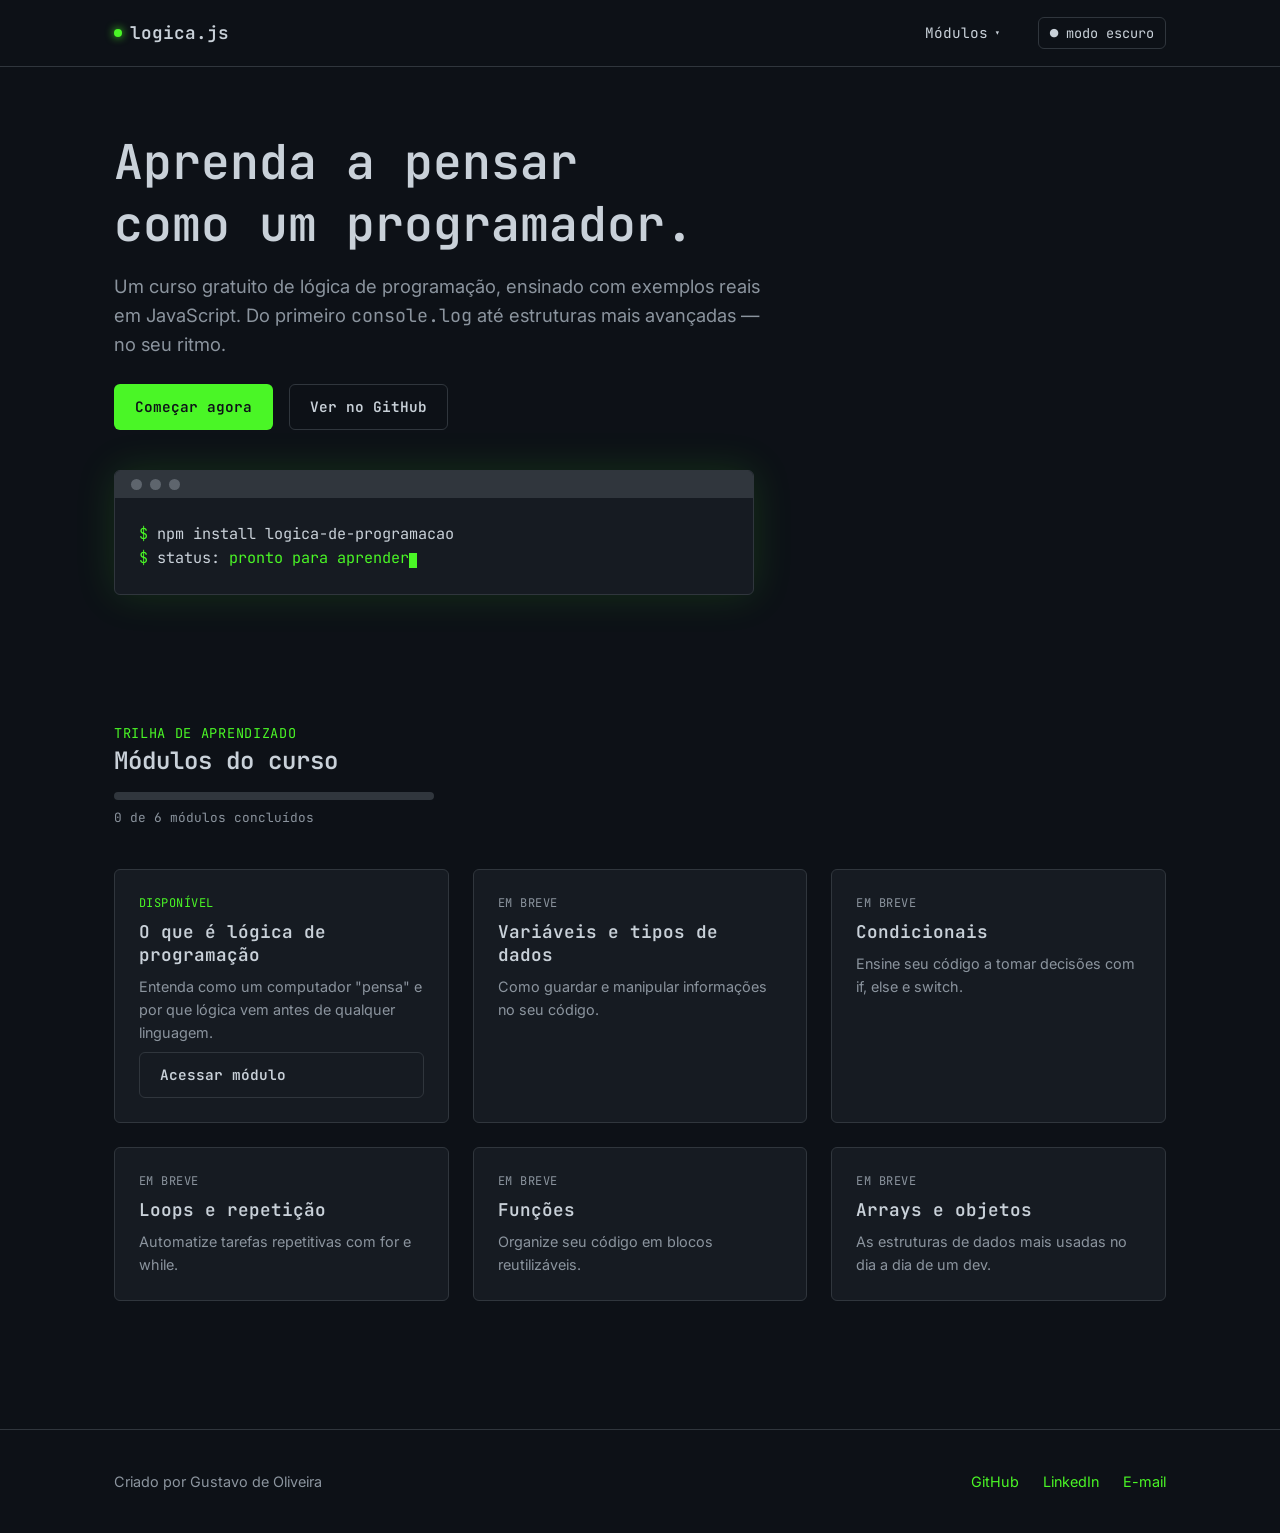
<file: index.html>
<!DOCTYPE html>
<html lang="pt-BR">
<head>
  <meta charset="UTF-8">
  <meta name="viewport" content="width=device-width, initial-scale=1.0">
  <title>Lógica de Programação com JS</title>
  <meta name="description" content="Curso gratuito de lógica de programação usando JavaScript, do zero ao avançado.">

  <!-- Fontes: JetBrains Mono (visual terminal) e Inter (leitura confortável) -->
  <link rel="preconnect" href="https://fonts.googleapis.com">
  <link href="https://fonts.googleapis.com/css2?family=JetBrains+Mono:wght@400;600;700&family=Inter:wght@400;500;700&display=swap" rel="stylesheet">

  <!-- Ordem importa: base define as variáveis, layout usa elas pra estruturar,
       componentes usa elas pra estilizar as peças menores. -->
  <link rel="stylesheet" href="assets/css/base.css">
  <link rel="stylesheet" href="assets/css/layout.css">
  <link rel="stylesheet" href="assets/css/componentes.css">
</head>
<body>

  <header class="header">
    <div class="container" style="display:flex; align-items:center; justify-content:space-between; width:100%;">
      <div class="header__marca">logica.js</div>
      <nav class="header__nav">
        <!-- Estrutura do dropdown: o JS (navegacao.js) vai preencher
             o .dropdown__menu com os módulos automaticamente. -->
        <div class="dropdown">
          <button class="dropdown__gatilho" aria-haspopup="true" aria-expanded="false">
            Módulos <span class="dropdown__seta">▾</span>
          </button>
          <div class="dropdown__menu" role="menu"></div>
        </div>
        <button id="botao-tema" class="toggle-tema">● modo escuro</button>
      </nav>
    </div>
  </header>

  <main class="container">

    <!-- HERO: o "terminal" é o elemento de assinatura da página -->
    <section class="hero">
      <div>
        <h1 class="hero__titulo">Aprenda a pensar como um programador.</h1>
        <p class="hero__subtitulo">
          Um curso gratuito de lógica de programação, ensinado com exemplos
          reais em JavaScript. Do primeiro <code>console.log</code> até
          estruturas mais avançadas — no seu ritmo.
        </p>
        <div class="hero__acoes">
          <a href="#modulos" class="botao botao--primario">Começar agora</a>
          <a href="https://github.com/gustavodeoliveiradev" target="_blank" rel="noopener" class="botao botao--secundario">Ver no GitHub</a>
        </div>
      </div>

      <div class="terminal">
        <div class="terminal__barra">
          <span class="terminal__bola"></span>
          <span class="terminal__bola"></span>
          <span class="terminal__bola"></span>
        </div>
        <div class="terminal__corpo">
          <p class="terminal__linha">npm install logica-de-programacao</p>
          <p class="terminal__linha">status: <span style="color: var(--cor-destaque);">pronto para aprender</span><span class="terminal__cursor"></span></p>
        </div>
      </div>
    </section>

    <!-- SEÇÃO DE MÓDULOS -->
    <section class="secao" id="modulos">
      <div class="secao__cabecalho">
        <p class="secao__eyebrow">Trilha de aprendizado</p>
        <h2>Módulos do curso</h2>
        <div class="barra-progresso-container">
          <div class="barra-progresso">
            <div class="barra-progresso__preenchimento" id="progresso-preenchimento"></div>
          </div>
          <p class="barra-progresso__texto" id="progresso-texto">0 de 6 módulos concluídos</p>
        </div>
      </div>

      <div class="grid-modulos">

        <article class="card-modulo" data-modulo="modulo-01-intro">
          <span class="card-modulo__status card-modulo__status--disponivel">Disponível</span>
          <h3 class="card-modulo__titulo">O que é lógica de programação</h3>
          <p class="card-modulo__descricao">Entenda como um computador "pensa" e por que lógica vem antes de qualquer linguagem.</p>
          <a href="modulos/modulo-01-intro/index.html" class="botao botao--secundario">Acessar módulo</a>
        </article>

        <article class="card-modulo" data-modulo="modulo-02-variaveis">
          <span class="card-modulo__status">Em breve</span>
          <h3 class="card-modulo__titulo">Variáveis e tipos de dados</h3>
          <p class="card-modulo__descricao">Como guardar e manipular informações no seu código.</p>
        </article>

        <article class="card-modulo" data-modulo="modulo-03-condicionais">
          <span class="card-modulo__status">Em breve</span>
          <h3 class="card-modulo__titulo">Condicionais</h3>
          <p class="card-modulo__descricao">Ensine seu código a tomar decisões com if, else e switch.</p>
        </article>

        <article class="card-modulo" data-modulo="modulo-04-loops">
          <span class="card-modulo__status">Em breve</span>
          <h3 class="card-modulo__titulo">Loops e repetição</h3>
          <p class="card-modulo__descricao">Automatize tarefas repetitivas com for e while.</p>
        </article>

        <article class="card-modulo" data-modulo="modulo-05-funcoes">
          <span class="card-modulo__status">Em breve</span>
          <h3 class="card-modulo__titulo">Funções</h3>
          <p class="card-modulo__descricao">Organize seu código em blocos reutilizáveis.</p>
        </article>

        <article class="card-modulo" data-modulo="modulo-06-arrays">
          <span class="card-modulo__status">Em breve</span>
          <h3 class="card-modulo__titulo">Arrays e objetos</h3>
          <p class="card-modulo__descricao">As estruturas de dados mais usadas no dia a dia de um dev.</p>
        </article>

      </div>
    </section>

  </main>

  <footer class="footer">
    <div class="container" style="display:flex; justify-content:space-between; align-items:center; flex-wrap:wrap; gap: 1rem; width:100%;">
      <span>Criado por Gustavo de Oliveira</span>
      <div class="footer__links">
        <a href="https://github.com/gustavodeoliveiradev" target="_blank" rel="noopener">GitHub</a>
        <a href="https://www.linkedin.com/in/lgustavodeoliveira/" target="_blank" rel="noopener">LinkedIn</a>
        <a href="mailto:gustavodeoliveira.dev@gmail.com">E-mail</a>
      </div>
    </div>
  </footer>

  <!-- O script fica no final do body pra garantir que o HTML já
       carregou antes do JS tentar encontrar os elementos na página. -->
  <script src="assets/js/tema.js"></script>
  <script src="assets/js/progresso.js"></script>
  <script src="assets/js/navegacao.js"></script>
  <script src="assets/js/progresso-ui.js"></script>
</body>
</html>
</file>
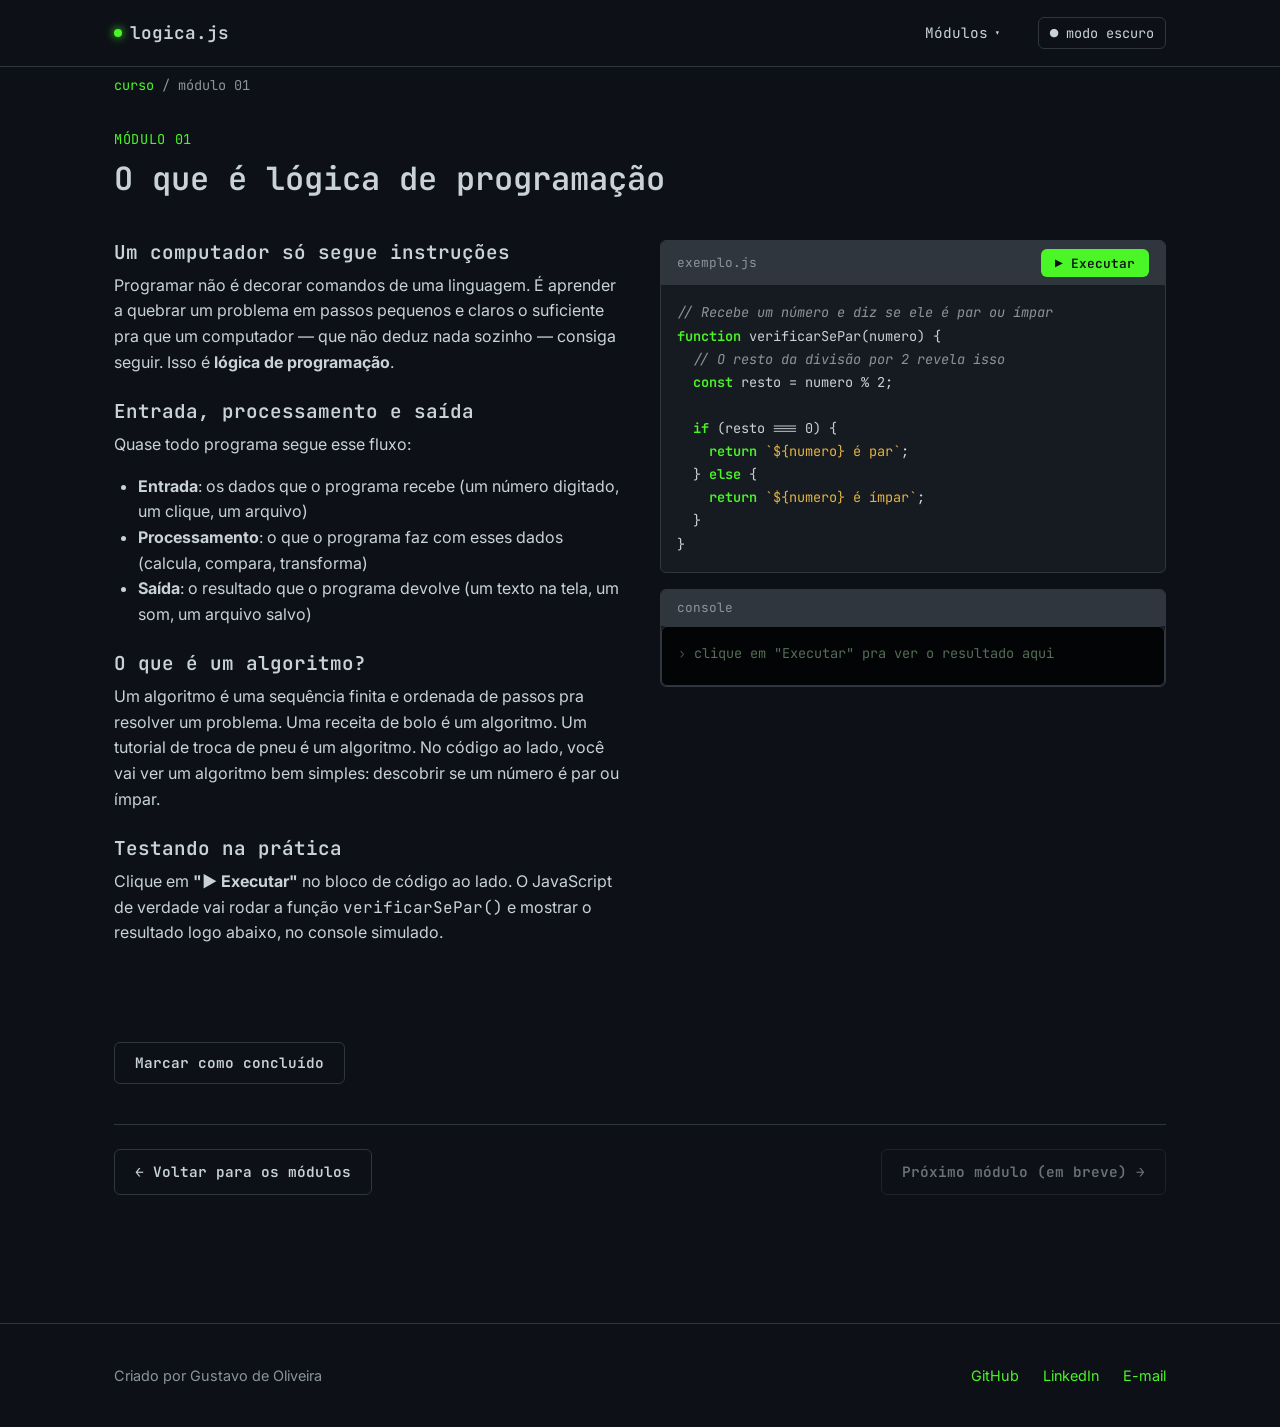
<file: modulos/modulo-01-intro/index.html>
<!DOCTYPE html>
<html lang="pt-BR">
<head>
  <meta charset="UTF-8">
  <meta name="viewport" content="width=device-width, initial-scale=1.0">
  <title>Módulo 01 — O que é lógica de programação | logica.js</title>
  <meta name="description" content="Entenda o que é lógica de programação e como um computador processa instruções, com exemplo prático em JavaScript.">

  <link rel="preconnect" href="https://fonts.googleapis.com">
  <link href="https://fonts.googleapis.com/css2?family=JetBrains+Mono:wght@400;600;700&family=Inter:wght@400;500;700&display=swap" rel="stylesheet">

  <!-- Caminhos com ../../ porque esta página está dois níveis
       abaixo da raiz (modulos/modulo-01-intro/index.html) -->
  <link rel="stylesheet" href="../../assets/css/base.css">
  <link rel="stylesheet" href="../../assets/css/layout.css">
  <link rel="stylesheet" href="../../assets/css/componentes.css">
  <link rel="stylesheet" href="../../assets/css/modulo.css">
</head>
<body>

  <header class="header">
    <div class="container" style="display:flex; align-items:center; justify-content:space-between; width:100%;">
      <a href="../../index.html" class="header__marca" style="color: inherit; text-decoration:none;">logica.js</a>
      <nav class="header__nav">
        <div class="dropdown">
          <button class="dropdown__gatilho" aria-haspopup="true" aria-expanded="false">
            Módulos <span class="dropdown__seta">▾</span>
          </button>
          <div class="dropdown__menu" role="menu"></div>
        </div>
        <button id="botao-tema" class="toggle-tema">● modo escuro</button>
      </nav>
    </div>
  </header>

  <main class="container">

    <p class="trilha">
      <a href="../../index.html">curso</a> / módulo 01
    </p>

    <div class="modulo-cabecalho">
      <p class="modulo-cabecalho__eyebrow">Módulo 01</p>
      <h1>O que é lógica de programação</h1>
    </div>

    <div class="modulo-layout">

      <!-- COLUNA DA ESQUERDA: explicação teórica -->
      <div class="modulo-texto">

        <h2>Um computador só segue instruções</h2>
        <p>
          Programar não é decorar comandos de uma linguagem. É aprender a
          quebrar um problema em passos pequenos e claros o suficiente
          pra que um computador — que não deduz nada sozinho — consiga
          seguir. Isso é <strong>lógica de programação</strong>.
        </p>

        <h2>Entrada, processamento e saída</h2>
        <p>
          Quase todo programa segue esse fluxo:
        </p>
        <ul>
          <li><strong>Entrada</strong>: os dados que o programa recebe (um número digitado, um clique, um arquivo)</li>
          <li><strong>Processamento</strong>: o que o programa faz com esses dados (calcula, compara, transforma)</li>
          <li><strong>Saída</strong>: o resultado que o programa devolve (um texto na tela, um som, um arquivo salvo)</li>
        </ul>

        <h2>O que é um algoritmo?</h2>
        <p>
          Um algoritmo é uma sequência finita e ordenada de passos pra
          resolver um problema. Uma receita de bolo é um algoritmo.
          Um tutorial de troca de pneu é um algoritmo. No código ao
          lado, você vai ver um algoritmo bem simples: descobrir se
          um número é par ou ímpar.
        </p>

        <h2>Testando na prática</h2>
        <p>
          Clique em <strong>"▶ Executar"</strong> no bloco de código ao
          lado. O JavaScript de verdade vai rodar a função
          <code>verificarSePar()</code> e mostrar o resultado logo
          abaixo, no console simulado.
        </p>

      </div>

      <!-- COLUNA DA DIREITA: código de exemplo + console interativo -->
      <div class="modulo-codigo">

        <div class="bloco-codigo">
          <div class="bloco-codigo__barra">
            <span>exemplo.js</span>
            <button id="botao-executar" class="botao botao--primario" style="padding: 0.3rem 0.8rem; font-size: 0.8rem;">▶ Executar</button>
          </div>
          <pre><code><span class="tok-comentario">// Recebe um número e diz se ele é par ou ímpar</span>
<span class="tok-chave">function</span> verificarSePar(numero) {
  <span class="tok-comentario">// O resto da divisão por 2 revela isso</span>
  <span class="tok-chave">const</span> resto = numero % 2;

  <span class="tok-chave">if</span> (resto === 0) {
    <span class="tok-chave">return</span> <span class="tok-string">`${numero} é par`</span>;
  } <span class="tok-chave">else</span> {
    <span class="tok-chave">return</span> <span class="tok-string">`${numero} é ímpar`</span>;
  }
}</code></pre>
        </div>

        <div class="bloco-codigo">
          <div class="bloco-codigo__barra">
            <span>console</span>
          </div>
          <div id="console-saida" class="bloco-console">
            <p class="bloco-console__linha" style="opacity:0.5;">clique em "Executar" pra ver o resultado aqui</p>
          </div>
        </div>

      </div>

    </div>

    <div class="modulo-conclusao" style="padding: var(--espaco-2) 0;">
      <button id="botao-concluir" class="botao botao--secundario">Marcar como concluído</button>
    </div>

    <div class="modulo-rodape-nav">
      <a href="../../index.html" class="botao botao--secundario">← Voltar para os módulos</a>
      <span class="botao botao--secundario" style="opacity:0.5; cursor:default;">Próximo módulo (em breve) →</span>
    </div>

  </main>

  <footer class="footer">
    <div class="container" style="display:flex; justify-content:space-between; align-items:center; flex-wrap:wrap; gap: 1rem; width:100%;">
      <span>Criado por Gustavo de Oliveira</span>
      <div class="footer__links">
        <a href="https://github.com/gustavodeoliveiradev" target="_blank" rel="noopener">GitHub</a>
        <a href="https://www.linkedin.com/in/lgustavodeoliveira/" target="_blank" rel="noopener">LinkedIn</a>
        <a href="mailto:gustavodeoliveira.dev@gmail.com">E-mail</a>
      </div>
    </div>
  </footer>

  <script src="../../assets/js/tema.js"></script>
  <script src="../../assets/js/progresso.js"></script>
  <script src="../../assets/js/navegacao.js"></script>
  <script src="modulo-01.js"></script>
</body>
</html>
</file>
<file: assets/css/base.css>
/* ===================================================================
   BASE.CSS
   Aqui ficam as "regras da casa": cores, fontes e resets.
   Tudo que os outros arquivos CSS (layout.css, componentes.css)
   vão usar tem origem aqui, nas variáveis (as --coisas-assim).

   Por que variáveis? Porque se um dia você quiser trocar o verde
   do site inteiro, muda em UM lugar só, aqui embaixo, e reflete
   em todas as páginas e componentes automaticamente.
   =================================================================== */

/* :root é tipo o "topo" do documento HTML.
   Variáveis declaradas aqui ficam acessíveis em qualquer CSS do site. */
:root {
  /* --- Cores: tema escuro (padrão) --- */
  --cor-fundo: #0d1117;          /* fundo principal, verde-preto de terminal */
  --cor-fundo-elevado: #161b22;  /* fundo de cards, um pouco mais claro que o fundo */
  --cor-borda: #30363d;          /* linhas divisórias, bordas de card */
  --cor-texto: #c9d1d9;          /* texto principal (não é branco puro, cansa menos) */
  --cor-texto-suave: #8b949e;    /* texto secundário, legendas */
  --cor-destaque: #4af626;       /* verde terminal - nossa cor de assinatura */
  --cor-destaque-fraco: #4af62622; /* mesmo verde, bem transparente (glow, fundo hover) */
  --cor-aviso: #e3b341;          /* âmbar, usado em avisos e destaques secundários */
  --cor-erro: #f85149;           /* vermelho, usado em raros casos de alerta */

  /* --- Tipografia --- */
  --fonte-mono: 'JetBrains Mono', 'Fira Code', monospace;
  --fonte-texto: 'Inter', -apple-system, sans-serif;

  /* --- Espaçamento (escala consistente, evita números aleatórios) --- */
  --espaco-1: 0.5rem;
  --espaco-2: 1rem;
  --espaco-3: 1.5rem;
  --espaco-4: 2.5rem;
  --espaco-5: 4rem;

  /* --- Bordas arredondadas --- */
  --raio: 6px;
}

/* Tema claro: ativado quando a tag <html> tem o atributo data-tema="claro"
   (isso é controlado pelo JS do botão de alternar tema, que veremos depois) */
html[data-tema="claro"] {
  --cor-fundo: #f6f8fa;
  --cor-fundo-elevado: #ffffff;
  --cor-borda: #d0d7de;
  --cor-texto: #1f2328;
  --cor-texto-suave: #57606a;
  --cor-destaque: #1a7f37;       /* verde mais escuro, pra ter contraste no fundo claro */
  --cor-destaque-fraco: #1a7f3714;
}

/* Reset básico: navegadores diferentes têm margens/paddings padrão
   diferentes. Zerar isso evita surpresas de layout. */
*,
*::before,
*::after {
  box-sizing: border-box;
  margin: 0;
  padding: 0;
}

html {
  scroll-behavior: smooth; /* rolagem suave ao clicar em links âncora */
}

body {
  background-color: var(--cor-fundo);
  color: var(--cor-texto);
  font-family: var(--fonte-texto);
  line-height: 1.6;
  /* transição suave ao trocar de tema, em vez de "piscar" */
  transition: background-color 0.2s ease, color 0.2s ease;
}

/* Títulos usam a fonte monoespaçada — é isso que dá a cara "terminal" */
h1, h2, h3, h4 {
  font-family: var(--fonte-mono);
  font-weight: 600;
  line-height: 1.3;
}

a {
  color: var(--cor-destaque);
  text-decoration: none;
}

a:hover {
  text-decoration: underline;
}

code, pre {
  font-family: var(--fonte-mono);
}

/* Acessibilidade: quando alguém navega pelo teclado (Tab), o elemento
   focado precisa de um contorno visível. Isso é fácil de esquecer,
   mas é essencial pra quem não usa mouse. */
:focus-visible {
  outline: 2px solid var(--cor-destaque);
  outline-offset: 2px;
}

/* Respeita quem configurou o sistema pra reduzir animações
   (por enjoo, epilepsia fotossensível, etc.) */
@media (prefers-reduced-motion: reduce) {
  * {
    animation-duration: 0.01ms !important;
    transition-duration: 0.01ms !important;
  }
}
</file>
<file: assets/css/layout.css>
/* ===================================================================
   LAYOUT.CSS
   Aqui cuidamos de "onde as coisas ficam na tela": header, hero,
   grid de módulos, footer. Se base.css é a caixa de tintas,
   layout.css é o desenho por cima.
   =================================================================== */

.container {
  max-width: 1100px;
  margin: 0 auto;      /* centraliza o conteúdo na página */
  padding: 0 var(--espaco-3);
}

/* ---------- HEADER ---------- */
.header {
  display: flex;
  align-items: center;
  justify-content: space-between;
  padding: var(--espaco-2) 0;
  border-bottom: 1px solid var(--cor-borda);
  position: sticky; /* header "gruda" no topo ao rolar a página */
  top: 0;
  background-color: var(--cor-fundo);
  z-index: 10;
}

.header__marca {
  display: flex;
  align-items: center;
  gap: var(--espaco-1);
  font-family: var(--fonte-mono);
  font-weight: 600;
  font-size: 1.1rem;
}

/* o "ponto" verde antes da logo, como um indicador de status "online" */
.header__marca::before {
  content: '';
  width: 8px;
  height: 8px;
  border-radius: 50%;
  background-color: var(--cor-destaque);
  box-shadow: 0 0 8px var(--cor-destaque);
}

.header__nav {
  display: flex;
  align-items: center;
  gap: var(--espaco-3);
}

/* ---------- HERO (terminal simulado) ---------- */
.hero {
  padding: var(--espaco-5) 0;
  display: grid;
  gap: var(--espaco-4);
}

.hero__titulo {
  font-size: clamp(2rem, 5vw, 3rem); /* responsivo: cresce e encolhe com a tela */
  max-width: 20ch;
}

.hero__subtitulo {
  color: var(--cor-texto-suave);
  font-size: 1.15rem;
  max-width: 55ch;
  margin-top: var(--espaco-2);
}

.hero__acoes {
  display: flex;
  gap: var(--espaco-2);
  margin-top: var(--espaco-3);
}

/* ---------- GRID DE MÓDULOS ---------- */
.secao {
  padding: var(--espaco-5) 0;
}

.secao__cabecalho {
  margin-bottom: var(--espaco-4);
}

.secao__eyebrow {
  font-family: var(--fonte-mono);
  color: var(--cor-destaque);
  font-size: 0.85rem;
  letter-spacing: 0.05em;
  text-transform: uppercase;
}

.grid-modulos {
  display: grid;
  grid-template-columns: repeat(auto-fit, minmax(260px, 1fr));
  gap: var(--espaco-3);
}

/* ---------- FOOTER ---------- */
.footer {
  border-top: 1px solid var(--cor-borda);
  padding: var(--espaco-4) 0;
  margin-top: var(--espaco-5);
  color: var(--cor-texto-suave);
  font-size: 0.9rem;
  display: flex;
  justify-content: space-between;
  align-items: center;
  flex-wrap: wrap;
  gap: var(--espaco-2);
}

.footer__links {
  display: flex;
  gap: var(--espaco-3);
}

/* ---------- RESPONSIVO ---------- */
@media (max-width: 640px) {
  .header__nav {
    gap: var(--espaco-2);
  }
  .hero {
    padding: var(--espaco-4) 0;
  }
  .footer {
    flex-direction: column;
    align-items: flex-start;
  }
}
</file>
<file: assets/css/componentes.css>
/* ===================================================================
   COMPONENTES.CSS
   Peças reutilizáveis: o "terminal" do hero, cards de módulo,
   botões e o interruptor de tema claro/escuro.
   =================================================================== */

/* ---------- JANELA DE TERMINAL (elemento de assinatura) ---------- */
.terminal {
  background-color: var(--cor-fundo-elevado);
  border: 1px solid var(--cor-borda);
  border-radius: var(--raio);
  overflow: hidden;
  box-shadow: 0 0 40px var(--cor-destaque-fraco);
  max-width: 640px;
}

.terminal__barra {
  display: flex;
  align-items: center;
  gap: var(--espaco-1);
  padding: var(--espaco-1) var(--espaco-2);
  background-color: var(--cor-borda);
}

.terminal__bola {
  width: 11px;
  height: 11px;
  border-radius: 50%;
  background-color: var(--cor-texto-suave);
  opacity: 0.5;
}

.terminal__corpo {
  padding: var(--espaco-3);
  font-family: var(--fonte-mono);
  font-size: 0.95rem;
  min-height: 90px;
}

.terminal__linha::before {
  content: '$ ';
  color: var(--cor-destaque);
}

/* cursor piscando no fim da "digitação" */
.terminal__cursor {
  display: inline-block;
  width: 8px;
  height: 1em;
  background-color: var(--cor-destaque);
  vertical-align: text-bottom;
  animation: piscar 1s step-end infinite;
}

@keyframes piscar {
  50% { opacity: 0; }
}

/* ---------- BOTÕES ---------- */
.botao {
  display: inline-flex;
  align-items: center;
  gap: var(--espaco-1);
  padding: 0.65rem 1.25rem;
  border-radius: var(--raio);
  font-family: var(--fonte-mono);
  font-size: 0.9rem;
  font-weight: 600;
  border: 1px solid transparent;
  cursor: pointer;
  transition: transform 0.15s ease, background-color 0.15s ease;
}

.botao:hover {
  transform: translateY(-1px);
  text-decoration: none;
}

.botao--primario {
  background-color: var(--cor-destaque);
  color: #0d1117;
}

.botao--primario:hover {
  background-color: var(--cor-destaque);
  filter: brightness(1.1);
}

.botao--secundario {
  background-color: transparent;
  color: var(--cor-texto);
  border-color: var(--cor-borda);
}

.botao--secundario:hover {
  border-color: var(--cor-destaque);
  color: var(--cor-destaque);
}

/* ---------- CARD DE MÓDULO ---------- */
.card-modulo {
  background-color: var(--cor-fundo-elevado);
  border: 1px solid var(--cor-borda);
  border-radius: var(--raio);
  padding: var(--espaco-3);
  display: flex;
  flex-direction: column;
  gap: var(--espaco-1);
  transition: border-color 0.15s ease, transform 0.15s ease;
}

.card-modulo:hover {
  border-color: var(--cor-destaque);
  transform: translateY(-2px);
}

.card-modulo__status {
  font-family: var(--fonte-mono);
  font-size: 0.75rem;
  color: var(--cor-texto-suave);
  text-transform: uppercase;
  letter-spacing: 0.04em;
}

.card-modulo__status--disponivel {
  color: var(--cor-destaque);
}

.card-modulo__titulo {
  font-size: 1.1rem;
}

.card-modulo__descricao {
  color: var(--cor-texto-suave);
  font-size: 0.9rem;
  flex-grow: 1;
}

/* ---------- INTERRUPTOR DE TEMA ---------- */
.toggle-tema {
  background: none;
  border: 1px solid var(--cor-borda);
  border-radius: var(--raio);
  color: var(--cor-texto);
  font-family: var(--fonte-mono);
  font-size: 0.85rem;
  padding: 0.4rem 0.7rem;
  cursor: pointer;
  display: flex;
  align-items: center;
  gap: 0.4rem;
}

.toggle-tema:hover {
  border-color: var(--cor-destaque);
}

/* ---------- DROPDOWN DE MÓDULOS ---------- */

/* position: relative aqui é o que permite que o menu (position: absolute)
   se posicione "grudado" embaixo do botão, e não solto na tela. */
.dropdown {
  position: relative;
}

.dropdown__gatilho {
  background: none;
  border: 1px solid transparent;
  color: var(--cor-texto);
  font-family: var(--fonte-mono);
  font-size: 0.9rem;
  padding: 0.4rem 0.7rem;
  border-radius: var(--raio);
  cursor: pointer;
  display: flex;
  align-items: center;
  gap: 0.4rem;
}

.dropdown__gatilho:hover {
  border-color: var(--cor-borda);
}

/* a setinha gira quando o menu está aberto - ver .dropdown--aberto abaixo */
.dropdown__seta {
  transition: transform 0.15s ease;
  font-size: 0.7rem;
}

.dropdown__menu {
  position: absolute;
  top: calc(100% + 8px);
  left: 0;
  min-width: 280px;
  background-color: var(--cor-fundo-elevado);
  border: 1px solid var(--cor-borda);
  border-radius: var(--raio);
  box-shadow: 0 8px 24px rgba(0, 0, 0, 0.35);
  padding: var(--espaco-1);
  display: flex;
  flex-direction: column;
  gap: 2px;

  /* Por padrão o menu fica escondido. Em vez de display:none (que não
     anima), usamos opacidade + um pequeno deslocamento, e "desligamos"
     os cliques nele com pointer-events. Fica pronto pra transição suave. */
  opacity: 0;
  transform: translateY(-6px);
  pointer-events: none;
  transition: opacity 0.15s ease, transform 0.15s ease;
}

/* Essa classe é adicionada/removida via JavaScript (navegacao.js)
   quando o botão é clicado. */
.dropdown--aberto .dropdown__menu {
  opacity: 1;
  transform: translateY(0);
  pointer-events: auto;
}

.dropdown--aberto .dropdown__seta {
  transform: rotate(180deg);
}

.dropdown__item {
  display: flex;
  align-items: center;
  gap: var(--espaco-1);
  padding: 0.55rem 0.7rem;
  border-radius: 4px;
  font-size: 0.9rem;
  color: var(--cor-texto);
}

a.dropdown__item:hover {
  background-color: var(--cor-destaque-fraco);
  text-decoration: none;
  color: var(--cor-destaque);
}

.dropdown__item--atual {
  color: var(--cor-destaque);
  font-weight: 600;
}

.dropdown__item--desabilitado {
  color: var(--cor-texto-suave);
  cursor: default;
  opacity: 0.6;
}

.dropdown__item-numero {
  font-family: var(--fonte-mono);
  font-size: 0.75rem;
  color: var(--cor-texto-suave);
  min-width: 1.5em;
}

.dropdown__item--concluido {
  color: var(--cor-destaque);
}

/* ---------- PROGRESSO DO ALUNO ---------- */

.barra-progresso-container {
  margin-top: var(--espaco-2);
  max-width: 320px;
}

.barra-progresso {
  height: 8px;
  background-color: var(--cor-borda);
  border-radius: 4px;
  overflow: hidden;
}

.barra-progresso__preenchimento {
  height: 100%;
  background-color: var(--cor-destaque);
  border-radius: 4px;
  width: 0%; /* valor inicial - o JS ajusta isso conforme o progresso real */
  transition: width 0.3s ease;
}

.barra-progresso__texto {
  font-family: var(--fonte-mono);
  font-size: 0.8rem;
  color: var(--cor-texto-suave);
  margin-top: var(--espaco-1);
}

.card-modulo__status--concluido {
  color: var(--cor-destaque);
}

.botao--concluido {
  background-color: var(--cor-destaque-fraco);
  color: var(--cor-destaque);
  border-color: var(--cor-destaque);
}
</file>
<file: assets/css/modulo.css>
/* ===================================================================
   MODULO.CSS
   Estilos específicos das páginas de conteúdo (dentro de modulos/*).
   Fica separado de componentes.css porque só é usado nessas páginas,
   não no site inteiro — outra forma de manter a modularidade.
   =================================================================== */

.trilha {
  padding: var(--espaco-1) 0;
  color: var(--cor-texto-suave);
  font-size: 0.85rem;
  font-family: var(--fonte-mono);
}

.modulo-cabecalho {
  padding: var(--espaco-3) 0 var(--espaco-4);
}

.modulo-cabecalho__eyebrow {
  font-family: var(--fonte-mono);
  color: var(--cor-destaque);
  font-size: 0.85rem;
  text-transform: uppercase;
  letter-spacing: 0.05em;
}

.modulo-cabecalho h1 {
  margin-top: var(--espaco-1);
}

/* Duas colunas lado a lado (texto | código) em telas largas.
   auto-fit + minmax faz elas empilharem sozinhas em telas estreitas,
   sem precisar de media query separada pra isso. */
.modulo-layout {
  display: grid;
  grid-template-columns: minmax(280px, 1fr) minmax(320px, 1fr);
  gap: var(--espaco-4);
  align-items: start;
  padding-bottom: var(--espaco-5);
}

@media (max-width: 800px) {
  .modulo-layout {
    grid-template-columns: 1fr; /* empilha em uma coluna só no celular */
  }
}

.modulo-texto h2 {
  margin-top: var(--espaco-3);
  margin-bottom: var(--espaco-1);
  font-size: 1.2rem;
}

.modulo-texto h2:first-child {
  margin-top: 0;
}

.modulo-texto p {
  margin-bottom: var(--espaco-2);
  color: var(--cor-texto);
}

.modulo-texto ul {
  margin: 0 0 var(--espaco-2) var(--espaco-3);
  color: var(--cor-texto);
}

/* A coluna de código "gruda" no topo ao rolar, tipo documentação
   moderna (MDN, docs.python.org) — assim o exemplo fica sempre visível
   enquanto se lê o texto ao lado. */
.modulo-codigo {
  position: sticky;
  top: calc(var(--espaco-2) + 60px);
  display: flex;
  flex-direction: column;
  gap: var(--espaco-2);
}

.bloco-codigo {
  background-color: var(--cor-fundo-elevado);
  border: 1px solid var(--cor-borda);
  border-radius: var(--raio);
  overflow: hidden;
}

.bloco-codigo__barra {
  display: flex;
  align-items: center;
  justify-content: space-between;
  padding: var(--espaco-1) var(--espaco-2);
  background-color: var(--cor-borda);
  font-family: var(--fonte-mono);
  font-size: 0.8rem;
  color: var(--cor-texto-suave);
}

.bloco-codigo pre {
  padding: var(--espaco-2);
  overflow-x: auto;
  font-size: 0.85rem;
  line-height: 1.7;
}

/* "Tokens" de sintaxe coloridos manualmente (sem biblioteca externa) */
.tok-comentario { color: var(--cor-texto-suave); font-style: italic; }
.tok-string     { color: var(--cor-aviso); }
.tok-chave      { color: var(--cor-destaque); font-weight: 600; }

.bloco-console {
  background-color: #000000dd;
  border: 1px solid var(--cor-borda);
  border-radius: var(--raio);
  padding: var(--espaco-2);
  font-family: var(--fonte-mono);
  font-size: 0.85rem;
  min-height: 60px;
  color: #a5d6a7;
}

.bloco-console__linha::before {
  content: '› ';
  color: var(--cor-texto-suave);
}

.modulo-rodape-nav {
  display: flex;
  justify-content: space-between;
  padding: var(--espaco-3) 0 var(--espaco-5);
  border-top: 1px solid var(--cor-borda);
  margin-top: var(--espaco-3);
}
</file>
